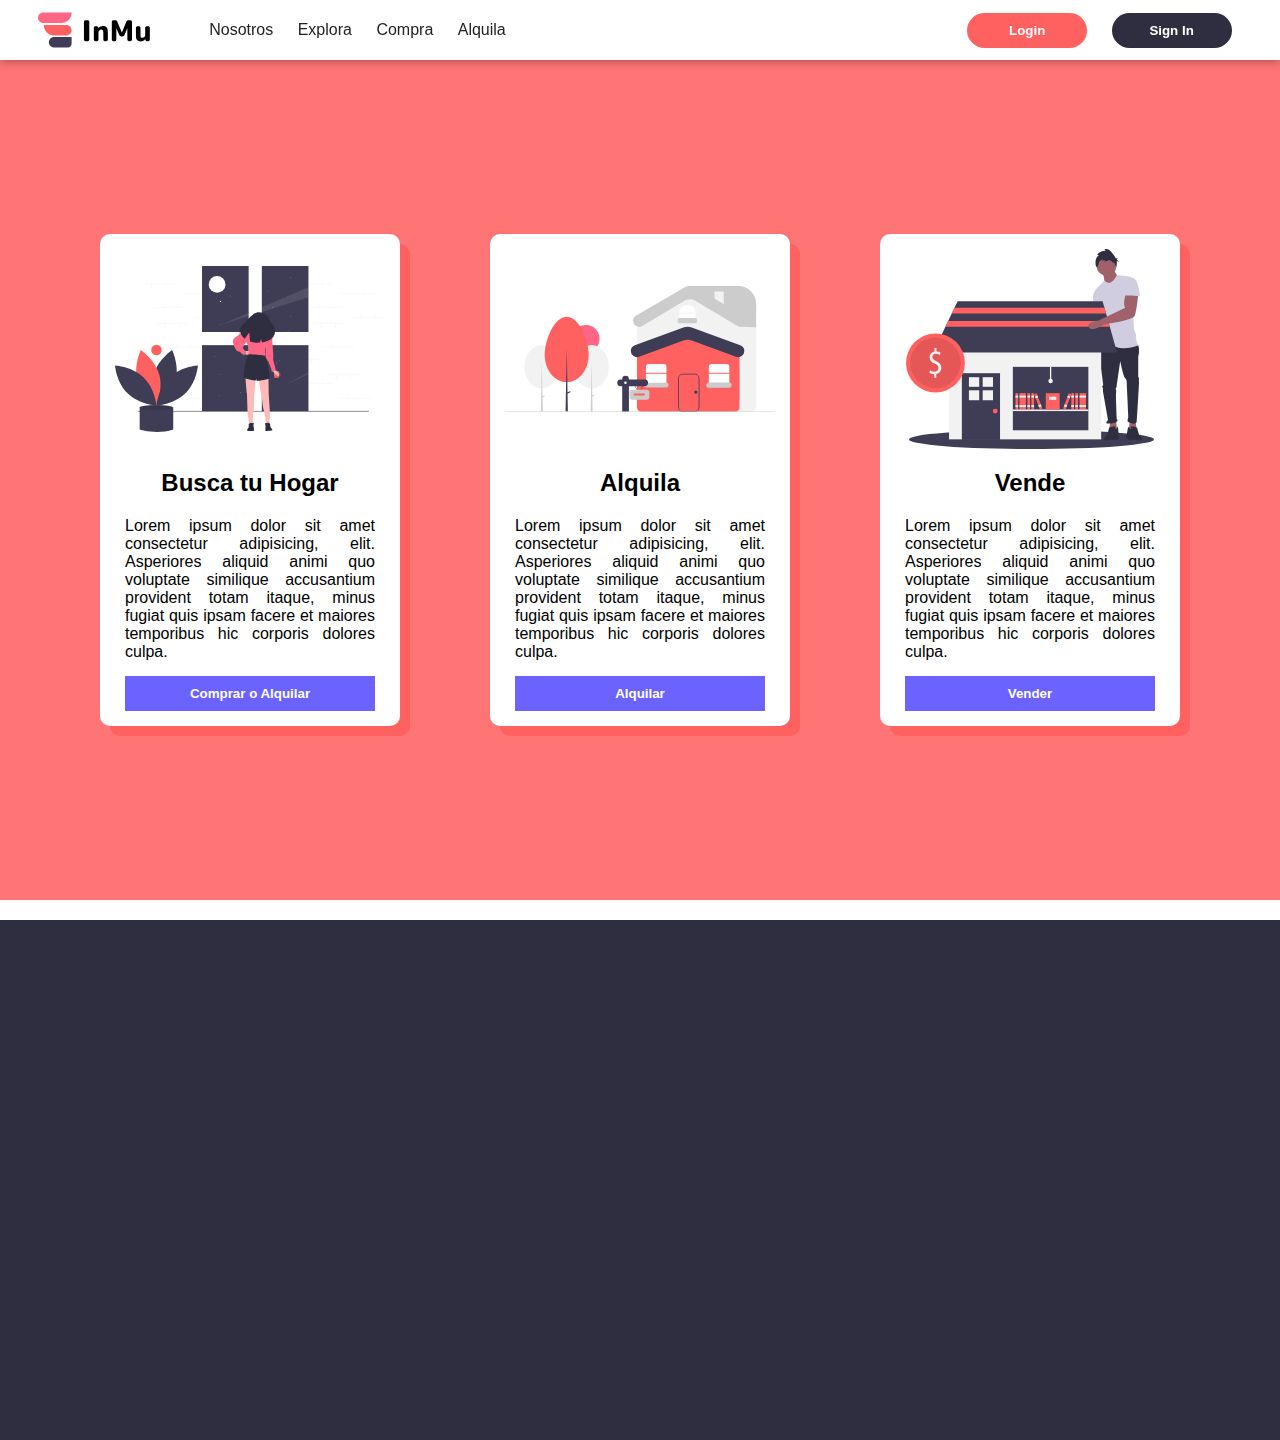
<file: index.html>
<!DOCTYPE html>
<html lang="es-PE">

<head>
    <title>InMu | Compra Venta y Alquiler de Casas</title>
    <meta charset="UTF-8">
    <meta name="viewport" content="width=device-width, initial-scale=1.0">
    <meta name="theme-color" content="#ff6161" />
    <!-- Style -->
    <link rel="icon" href="assets/icon.svg">
    <link rel="stylesheet" href="css/style.css">
</head>

<body>
    <header class="header">
        <div class="header__left">
            <img src="assets/logo.svg" alt="" class="header__logo">
            <nav class="header__nav">
                <ul class="header__ul">
                    <li class="header__li"><a href="#" class="header__a">Nosotros</a></li>
                    <li class="header__li"><a href="#explora" class="header__a">Explora</a></li>
                    <li class="header__li"><a href="#" class="header__a">Compra</a></li>
                    <li class="header__li"><a href="#" class="header__a">Alquila</a></li>
                </ul>
            </nav>
        </div>
        <div class="right">
            <button class="header__button  button button--primary">Login</button>
            <button class="header__button button button--secondary">Sign In</button>
        </div>
    </header>
    <!-- Section for user control -->
    <section class="cardSection" id="explora">
        <div class="card">
            <img src="assets/home.svg" alt="buy" class="card__img">
            <div class="card__textContainer">
                <h2 class="card__title">Busca tu Hogar</h2>
                <p class="card__description">Lorem ipsum dolor sit amet consectetur adipisicing, elit. Asperiores aliquid animi quo voluptate similique accusantium provident totam itaque, minus fugiat quis ipsam facere et maiores temporibus hic corporis dolores culpa.</p>
            </div>
            <button class="button card__button">Comprar o Alquilar</button>
        </div>
        <div class="card">
            <img src="assets/rent.svg" alt="buy" class="card__img">
            <div class="card__textContainer">
                <h2 class="card__title">Alquila</h2>
                <p class="card__description">Lorem ipsum dolor sit amet consectetur adipisicing, elit. Asperiores aliquid animi quo voluptate similique accusantium provident totam itaque, minus fugiat quis ipsam facere et maiores temporibus hic corporis dolores culpa.</p>
            </div>
            <button class="button card__button">Alquilar</button>
        </div>
        <div class="card">
            <img src="assets/sell.svg" alt="buy" class="card__img">
            <div class="card__textContainer">
                <h2 class="card__title">Vende</h2>
                <p class="card__description">Lorem ipsum dolor sit amet consectetur adipisicing, elit. Asperiores aliquid animi quo voluptate similique accusantium provident totam itaque, minus fugiat quis ipsam facere et maiores temporibus hic corporis dolores culpa.</p>
            </div>
            <button class="button card__button">Vender</button>
        </div>
    </section>
    <!-- Footer -->
    <footer class="footer">
    </footer>
</body>

</html>
</file>
<file: css/style.css>
* {
  -webkit-box-sizing: border-box;
  box-sizing: border-box;
  margin: 0;
  padding: 0;
  font-family: "Roboto", sans-serif;
}

body {
  background-color: #ff7474;
}

::-webkit-scrollbar {
  width: 10px;
}

::-webkit-scrollbar-track {
  background: #222;
}

::-webkit-scrollbar-thumb {
  background: white;
  border-radius: 5px;
}

.header {
  padding: 10px 3%;
  position: sticky;
  top: 0;
  z-index: 1000;
  display: flex;
  flex-wrap: wrap;
  align-items: center;
  justify-content: space-between;
  background-color: white;
  box-shadow: 0 0 10px rgba(0, 0, 0, 0.4);
}
.header__left {
  display: flex;
  flex-wrap: wrap;
  align-items: center;
}
.header__logo {
  cursor: pointer;
  height: 40px;
}
.header__nav {
  margin-left: 30px;
}
.header__li {
  list-style: none;
  margin-left: 20px;
  display: inline-block;
}
.header__a {
  text-decoration: none;
  font-weight: 500;
  color: #222;
  transition: color 0.2s;
}
.header__a:hover {
  color: #ff6584;
}
.header__button {
  transition: transform 0.3s;
}
.header__button:hover {
  transform: scale(1.05);
}

.footer {
  height: 60vh;
  display: grid;
  grid-template-columns: repeat(4, 1fr);
  background-color: #2f2e41;
}
.footer::before {
  content: "";
  position: absolute;
  width: 100%;
  height: 20px;
  background-color: white;
}

.button {
  cursor: pointer;
  padding: 10px;
  margin: 0 10px;
  min-width: 120px;
  border: none;
  border-radius: 20px;
  color: white;
  font-weight: 600;
  background-color: #6c63ff;
}
.button:active {
  filter: brightness(1.2);
}
.button--primary {
  background-color: #ff6161;
}
.button--secondary {
  background-color: #2f2e41;
}

.cardSection {
  display: flex;
  flex-wrap: wrap;
  align-items: center;
  justify-content: space-evenly;
  padding: 20px;
  min-height: calc(100vh - 60px);
}

.card {
  margin: 10px;
  width: 300px;
  min-width: 200px;
  min-height: 300px;
  padding: 15px;
  display: flex;
  flex-direction: column;
  background-color: white;
  box-shadow: 10px 10px 0 #ff6161;
  border-radius: 10px;
  transition: box-shadow 0.7s, transform 0.3s;
}
.card:hover {
  box-shadow: 20px 20px 0 #ff6161;
  transform: translateY(-10px);
}
.card__img {
  object-fit: scale-down;
  height: 200px;
  margin-bottom: 20px;
}
.card__title {
  text-align: center;
  margin-bottom: 20px;
}
.card__description {
  text-align: justify;
  margin: 0 10px 15px;
}
.card__button {
  text-align: center;
  border-radius: 0;
  margin: 0 10px;
  transition: border-radius 0.4s;
}
.card__button:hover {
  border-radius: 20px;
}

/*# sourceMappingURL=style.css.map */
</file>
